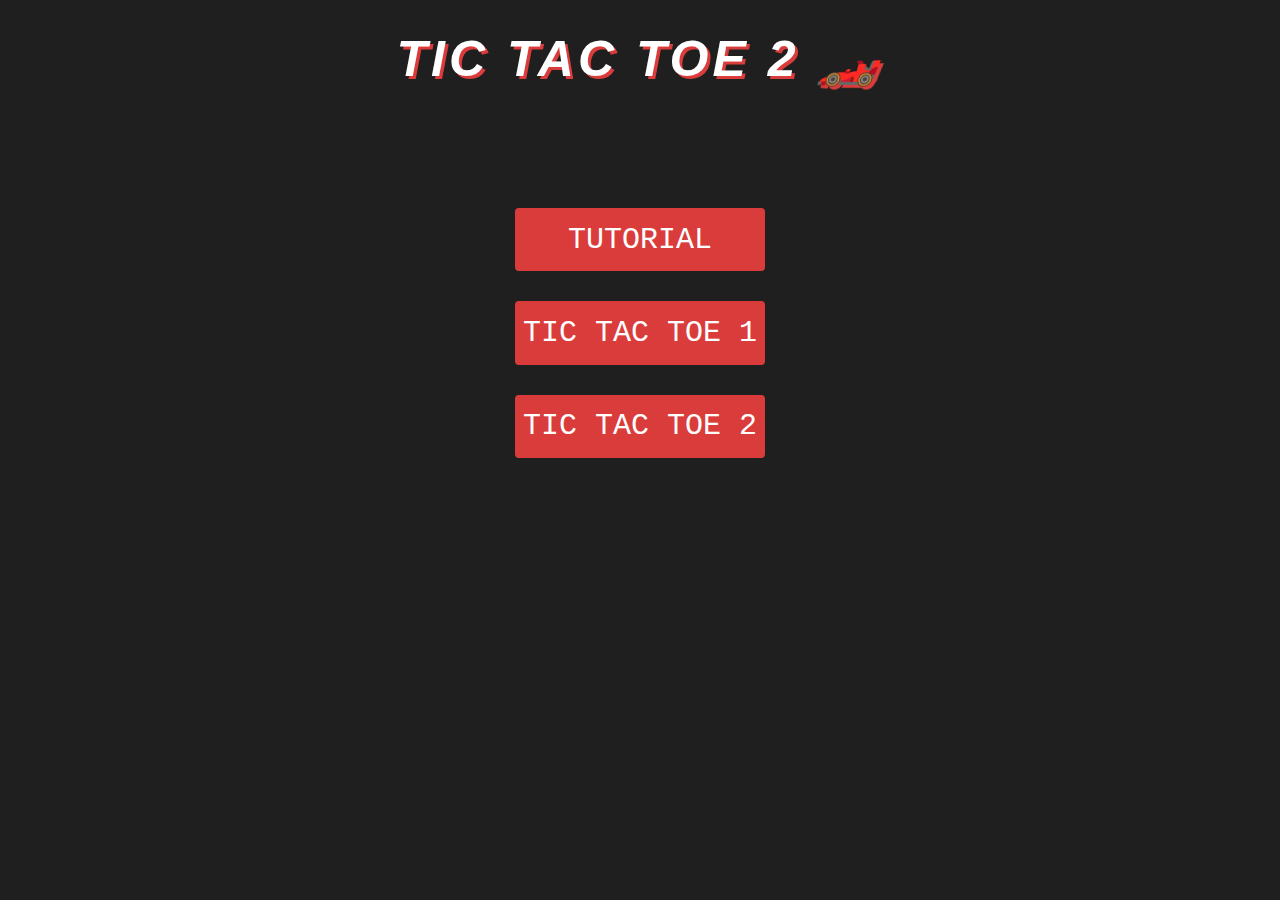
<file: index.html>
<!doctype html>
<html lang="en">
  <head>
    <meta charset="UTF-8" />
    <meta name="viewport" content="width=device-width, initial-scale=1.0" />
    <title>Tic Tac Toe 2 (F1 - Formula 1 )</title>
    <style>
      * {
        box-sizing: border-box;
        margin: 0;
        padding: 0;
        font-family: "Segoe UI", Roboto, Helvetica, Arial, sans-serif;
        background-color: #1f1f1f;
      }

      .title {
        margin-top: 30px;
        text-align: center;
        text-transform: uppercase;
        color: white;
        letter-spacing: 4px;
        font-style: italic;
        font-size: 50px;
        text-shadow: 3px 3px 0px rgb(218, 60, 60); /*EixoX, EixoY, blur(Determina a forma que a sombra vai ficar borrado)*/
      }

      .menuContainer {
        display: flex;
        justify-content: center;
        margin-top: 120px;
      }

      .buttonsContainer {
        gap: 30px;
        flex-direction: column;
        display: flex;
        align-items: center;
        justify-content: center;
        width: 200px;
        height: 250px;
      }

      .buttons {
        font-family: "Courier New", monospace;
        background-color: rgb(218, 60, 60);
        font-size: 30px;
        color: white;
        border-radius: 4px;
        width: 250px;
        height: 180px;
        cursor: pointer;
        text-transform: uppercase;
        border: none;
      }

      .buttons:hover {
        transition: 1;
        font-family: "Courier New", monospace;
        background-color: rgb(246, 0, 0);
        font-size: 30px;
        color: white;
        border-radius: 4px;
        width: 250px;
        height: 180px;
        cursor: pointer;
      }
    </style>
  </head>
  <body>
    <h1 class="title">Tic Tac Toe 2 🏎️</h1>
    <div class="menuContainer">
      <div class="buttonsContainer">
        <button
          onclick="window.location.href = './gameTutorial/index.html'"
          class="buttons"
        >
          Tutorial
        </button>
        <button
          class="buttons"
          onclick="window.location.href = './game1/index.html'"
        >
          Tic Tac Toe 1
        </button>
        <button
          class="buttons"
          onclick="window.location.href = './game2/index.html'"
        >
          Tic Tac Toe 2
        </button>
      </div>
    </div>
  </body>
</html>
</file>
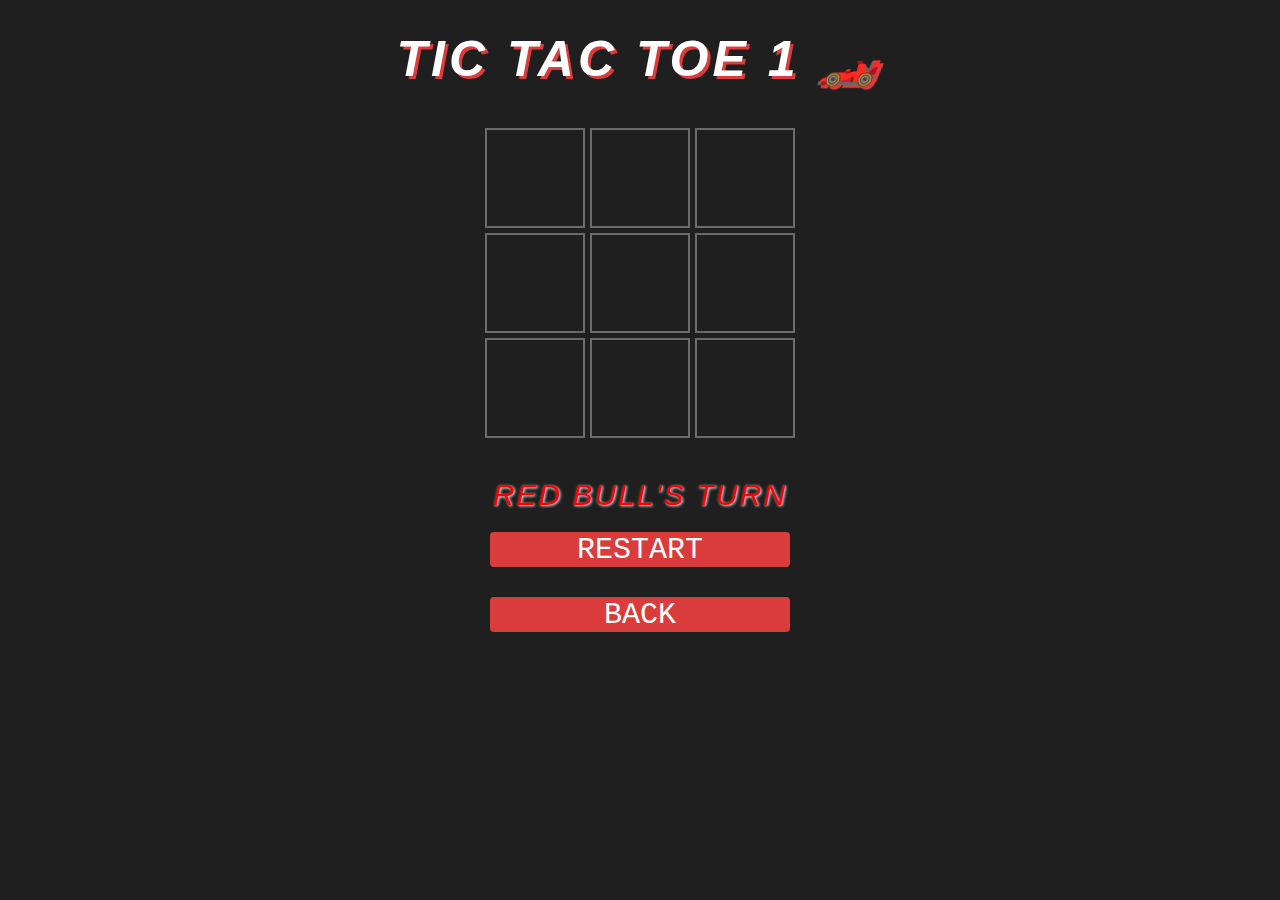
<file: game1/index.html>
<!doctype html>
<html lang="en">
  <head>
    <meta charset="UTF-8" />
    <meta name="viewport" content="width=device-width, initial-scale=1.0" />
    <title>Tic Tac Toe 1</title>
    <link rel="stylesheet" href="./style.css" />
  </head>
  <body>
    <div class="gameContainer">
      <h1 class="title">Tic Tac Toe 1 🏎️</h1>
      <div class="board" , id="board">
        <div class="cell" classIndex="0" data-celula></div>
        <div class="cell" classIndex="1" data-celula></div>
        <div class="cell" classIndex="2" data-celula></div>
        <div class="cell" classIndex="3" data-celula></div>
        <div class="cell" classIndex="4" data-celula></div>
        <div class="cell" classIndex="5" data-celula></div>
        <div class="cell" classIndex="6" data-celula></div>
        <div class="cell" classIndex="7" data-celula></div>
        <div class="cell" classIndex="8" data-celula></div>
      </div>
      <p class="status">Red Bull's turn</p>
      <div class="buttons-menu">
        <button class="buttons" id="restart">Restart</button>
        <button
          onclick="window.location.href = '../index.html'"
          class="buttons"
          id="back"
        >
          Back
        </button>
      </div>
    </div>
    <script src="./index.js"></script>
  </body>
</html>
</file>
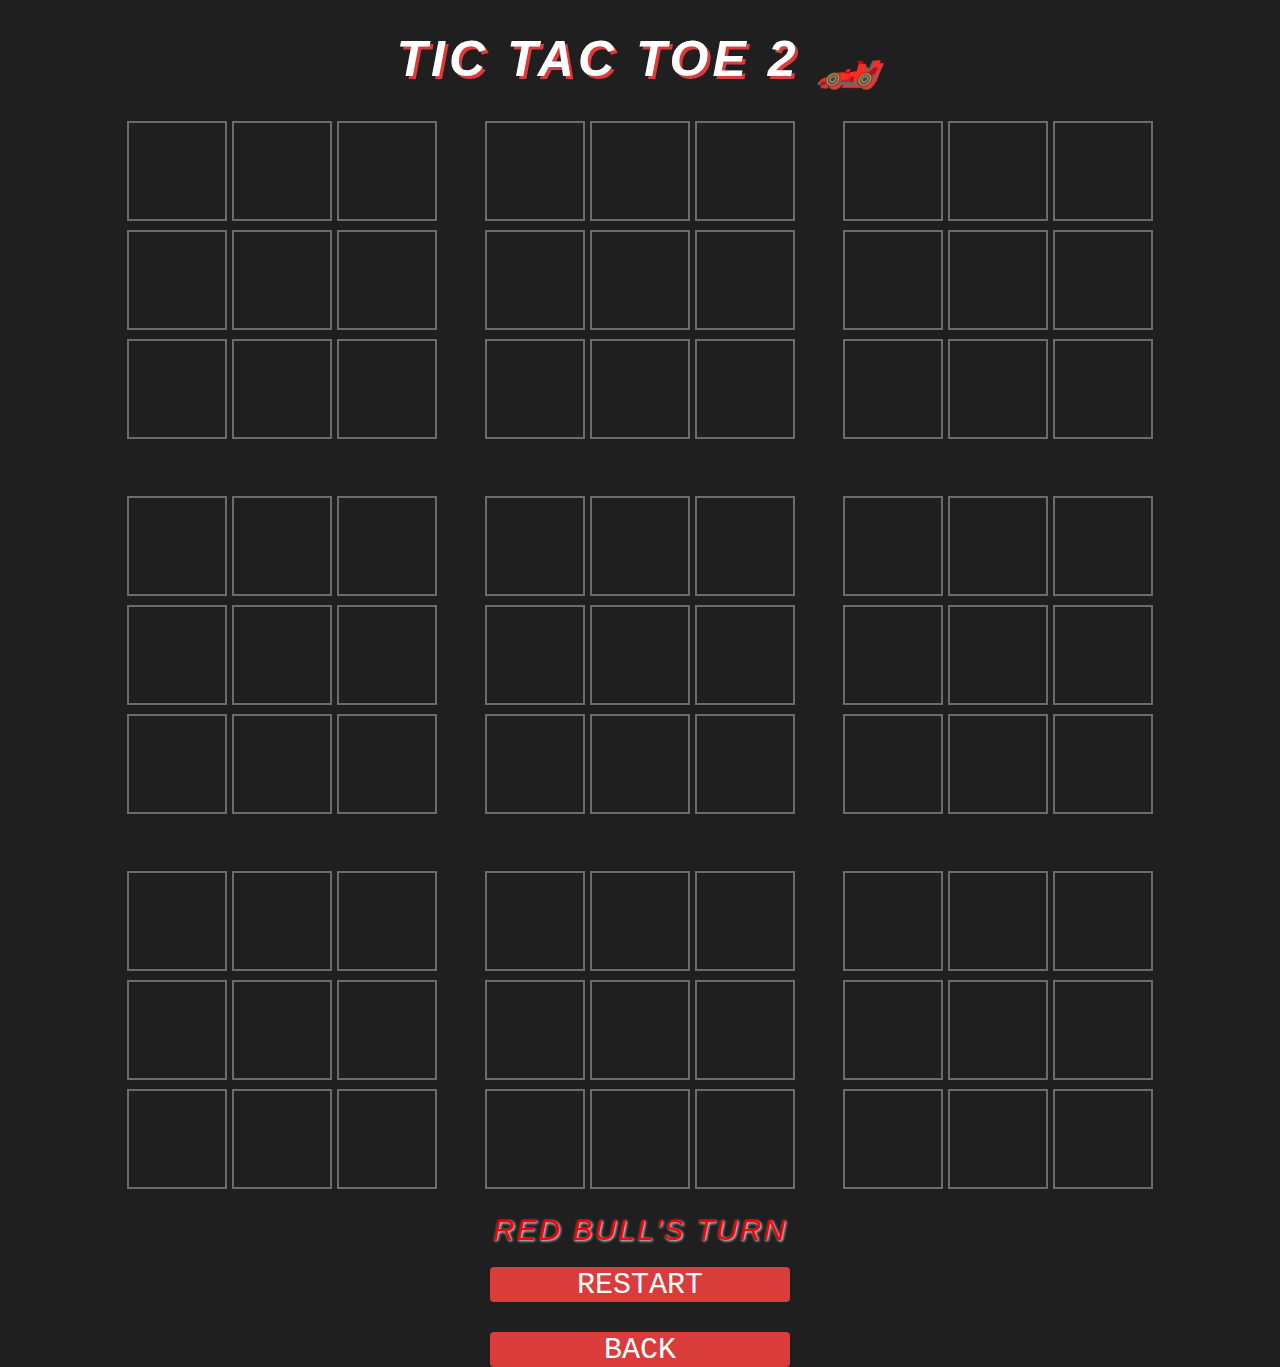
<file: game2/index.html>
<!doctype html>
<html lang="en">
  <head>
    <meta charset="UTF-8" />
    <meta name="viewport" content="width=device-width, initial-scale=1.0" />
    <title>Tic Tac Toe 2</title>
    <link rel="stylesheet" href="./style.css" />
  </head>
  <body>
    <div class="gameContainer">
      <h1 class="title">Tic Tac Toe 2 🏎️</h1>
      <div class="board" id="board">
        <div class="grid-game" gameBoardIndex="0" id="grid-game-0">
          <div class="cell" classIndex="0" data-celula></div>
          <div class="cell" classIndex="1" data-celula></div>
          <div class="cell" classIndex="2" data-celula></div>
          <div class="cell" classIndex="3" data-celula></div>
          <div class="cell" classIndex="4" data-celula></div>
          <div class="cell" classIndex="5" data-celula></div>
          <div class="cell" classIndex="6" data-celula></div>
          <div class="cell" classIndex="7" data-celula></div>
          <div class="cell" classIndex="8" data-celula></div>
        </div>
        <div class="grid-game" gameBoardIndex="1" id="grid-game-1">
          <div class="cell" classIndex="0" data-celula></div>
          <div class="cell" classIndex="1" data-celula></div>
          <div class="cell" classIndex="2" data-celula></div>
          <div class="cell" classIndex="3" data-celula></div>
          <div class="cell" classIndex="4" data-celula></div>
          <div class="cell" classIndex="5" data-celula></div>
          <div class="cell" classIndex="6" data-celula></div>
          <div class="cell" classIndex="7" data-celula></div>
          <div class="cell" classIndex="8" data-celula></div>
        </div>
        <div class="grid-game" gameBoardIndex="2" id="grid-game-2">
          <div class="cell" classIndex="0" data-celula></div>
          <div class="cell" classIndex="1" data-celula></div>
          <div class="cell" classIndex="2" data-celula></div>
          <div class="cell" classIndex="3" data-celula></div>
          <div class="cell" classIndex="4" data-celula></div>
          <div class="cell" classIndex="5" data-celula></div>
          <div class="cell" classIndex="6" data-celula></div>
          <div class="cell" classIndex="7" data-celula></div>
          <div class="cell" classIndex="8" data-celula></div>
        </div>
        <div class="grid-game" gameBoardIndex="3" id="grid-game-3">
          <div class="cell" classIndex="0" data-celula></div>
          <div class="cell" classIndex="1" data-celula></div>
          <div class="cell" classIndex="2" data-celula></div>
          <div class="cell" classIndex="3" data-celula></div>
          <div class="cell" classIndex="4" data-celula></div>
          <div class="cell" classIndex="5" data-celula></div>
          <div class="cell" classIndex="6" data-celula></div>
          <div class="cell" classIndex="7" data-celula></div>
          <div class="cell" classIndex="8" data-celula></div>
        </div>
        <div class="grid-game" gameBoardIndex="4" id="grid-game-4">
          <div class="cell" classIndex="0" data-celula></div>
          <div class="cell" classIndex="1" data-celula></div>
          <div class="cell" classIndex="2" data-celula></div>
          <div class="cell" classIndex="3" data-celula></div>
          <div class="cell" classIndex="4" data-celula></div>
          <div class="cell" classIndex="5" data-celula></div>
          <div class="cell" classIndex="6" data-celula></div>
          <div class="cell" classIndex="7" data-celula></div>
          <div class="cell" classIndex="8" data-celula></div>
        </div>
        <div class="grid-game" gameBoardIndex="5" id="grid-game-5">
          <div class="cell" classIndex="0" data-celula></div>
          <div class="cell" classIndex="1" data-celula></div>
          <div class="cell" classIndex="2" data-celula></div>
          <div class="cell" classIndex="3" data-celula></div>
          <div class="cell" classIndex="4" data-celula></div>
          <div class="cell" classIndex="5" data-celula></div>
          <div class="cell" classIndex="6" data-celula></div>
          <div class="cell" classIndex="7" data-celula></div>
          <div class="cell" classIndex="8" data-celula></div>
        </div>
        <div class="grid-game" gameBoardIndex="6" id="grid-game-6">
          <div class="cell" classIndex="0" data-celula></div>
          <div class="cell" classIndex="1" data-celula></div>
          <div class="cell" classIndex="2" data-celula></div>
          <div class="cell" classIndex="3" data-celula></div>
          <div class="cell" classIndex="4" data-celula></div>
          <div class="cell" classIndex="5" data-celula></div>
          <div class="cell" classIndex="6" data-celula></div>
          <div class="cell" classIndex="7" data-celula></div>
          <div class="cell" classIndex="8" data-celula></div>
        </div>
        <div class="grid-game" gameBoardIndex="7" id="grid-game-7">
          <div class="cell" classIndex="0" data-celula></div>
          <div class="cell" classIndex="1" data-celula></div>
          <div class="cell" classIndex="2" data-celula></div>
          <div class="cell" classIndex="3" data-celula></div>
          <div class="cell" classIndex="4" data-celula></div>
          <div class="cell" classIndex="5" data-celula></div>
          <div class="cell" classIndex="6" data-celula></div>
          <div class="cell" classIndex="7" data-celula></div>
          <div class="cell" classIndex="8" data-celula></div>
        </div>
        <div class="grid-game" gameBoardIndex="8" id="grid-game-8">
          <div class="cell" classIndex="0" data-celula></div>
          <div class="cell" classIndex="1" data-celula></div>
          <div class="cell" classIndex="2" data-celula></div>
          <div class="cell" classIndex="3" data-celula></div>
          <div class="cell" classIndex="4" data-celula></div>
          <div class="cell" classIndex="5" data-celula></div>
          <div class="cell" classIndex="6" data-celula></div>
          <div class="cell" classIndex="7" data-celula></div>
          <div class="cell" classIndex="8" data-celula></div>
        </div>
      </div>
      <p class="status">Red Bull's turn</p>
      <div class="buttons-menu">
        <button class="buttons" id="restart">Restart</button>
        <button
          onclick="window.location.href = '../index.html'"
          class="buttons"
          id="back"
        >
          Back
        </button>
    </div>
    <script src="index.js"></script>
  </body>
</html>
</file>
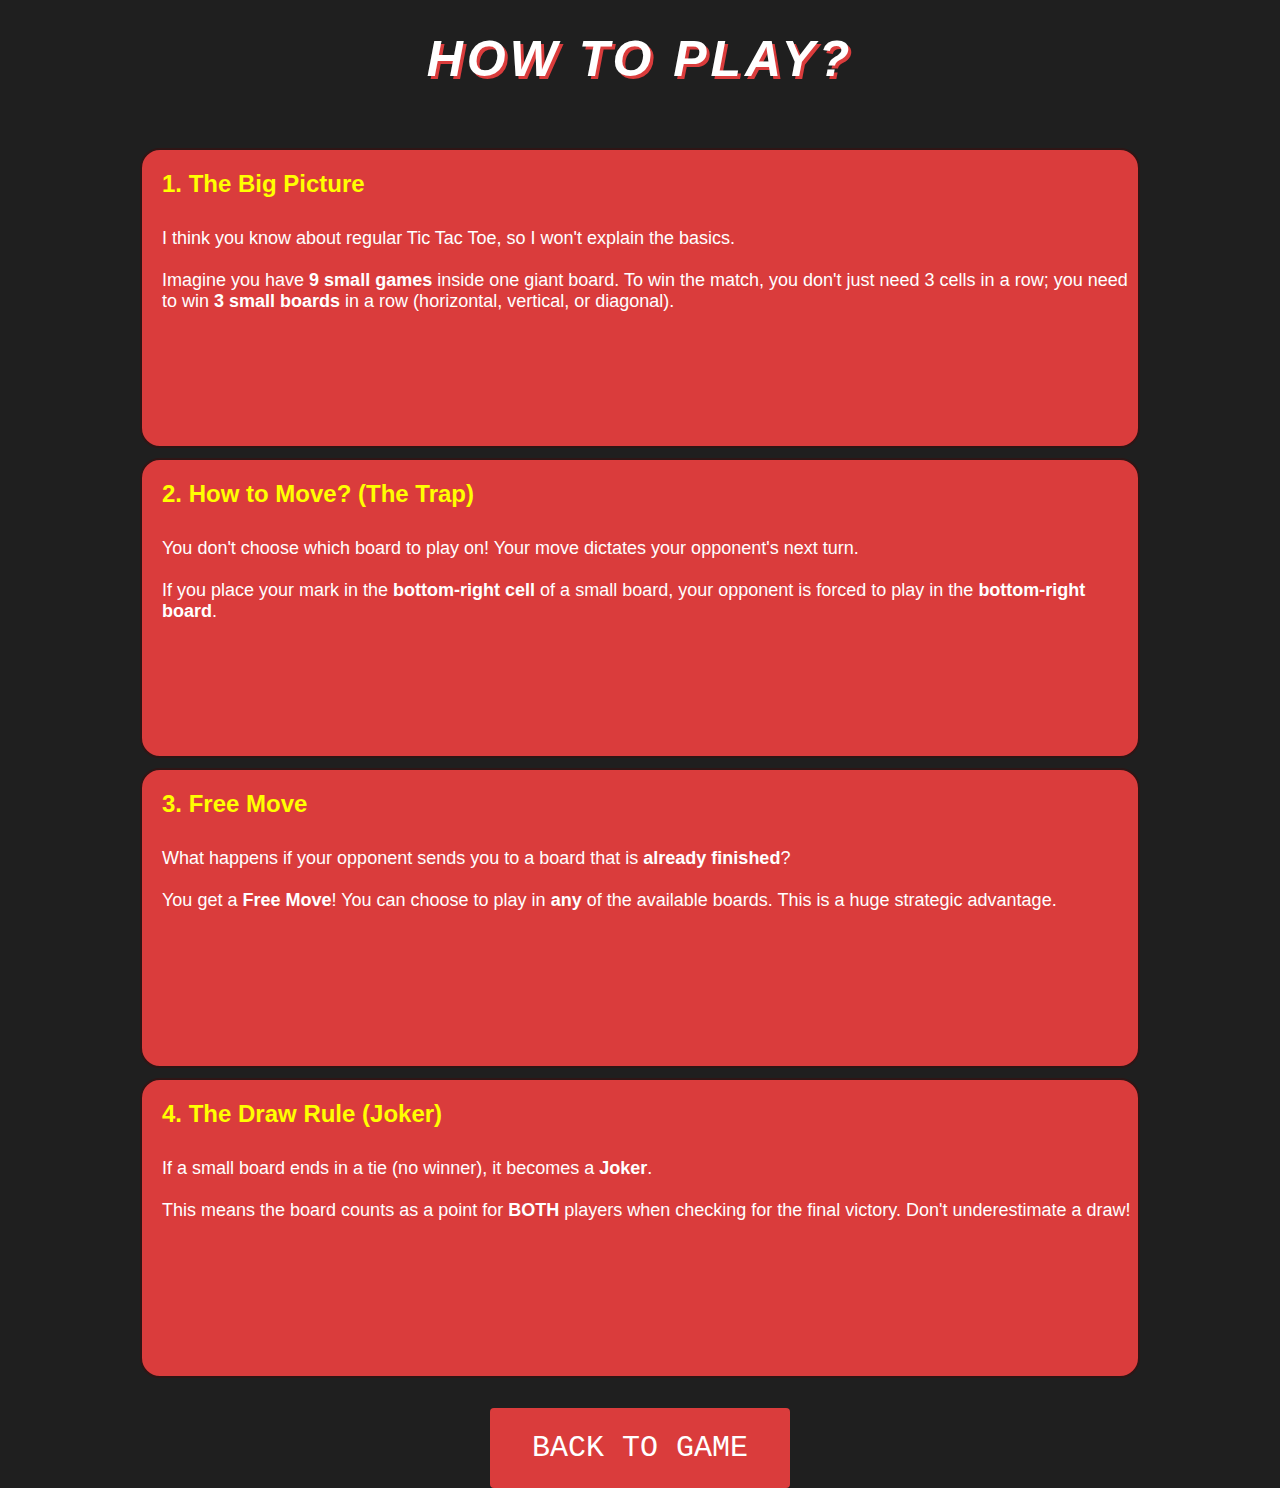
<file: gameTutorial/index.html>
<!doctype html>
<html lang="en">
  <head>
    <meta charset="UTF-8" />
    <meta name="viewport" content="width=device-width, initial-scale=1.0" />
    <title>Tutorial - How to Play</title>
    <link rel="stylesheet" href="./style.css" />
  </head>
  <body>
    <div class="container">
      <h1 class="main-title">How to Play?</h1>

      <div class="content">
        <section>
          <h2>1. The Big Picture</h2>
          <p>
            I think you know about regular Tic Tac Toe, so I won't explain the
            basics.
            <br /><br />
            Imagine you have <strong>9 small games</strong> inside one giant
            board. To win the match, you don't just need 3 cells in a row; you
            need to win <strong>3 small boards</strong> in a row (horizontal,
            vertical, or diagonal).
          </p>
        </section>
      </div>

      <div class="content">
        <section>
          <h2>2. How to Move? (The Trap)</h2>
          <p>
            You don't choose which board to play on! Your move dictates your
            opponent's next turn.
            <br /><br />
            If you place your mark in the <strong>bottom-right cell</strong> of
            a small board, your opponent is forced to play in the
            <strong>bottom-right board</strong>.
          </p>
        </section>
      </div>

      <div class="content">
        <section>
          <h2>3. Free Move</h2>
          <p>
            What happens if your opponent sends you to a board that is
            <strong>already finished</strong>? <br /><br />
            You get a <strong>Free Move</strong>! You can choose to play in
            <strong>any</strong>
            of the available boards. This is a huge strategic advantage.
          </p>
        </section>
      </div>

      <div class="content">
        <section>
          <h2>4. The Draw Rule (Joker)</h2>
          <p>
            If a small board ends in a tie (no winner), it becomes a
            <strong>Joker</strong>. <br /><br />
            This means the board counts as a point for
            <strong>BOTH</strong> players when checking for the final victory.
            Don't underestimate a draw!
          </p>
        </section>
      </div>

      <div class="button">
        <button
          onclick="window.location.href = '../index.html'"
          class="buttons"
        >
          Back to Game
        </button>
      </div>
    </div>
  </body>
</html>
</file>
<file: game1/style.css>
*{
    box-sizing: border-box;
    margin: 0;
    padding: 0;
    font-family: "Segoe UI", Roboto, Helvetica, Arial, sans-serif;
}

body {
  background-color: #1f1f1f;
}

.title {
    margin-top: 30px;
    text-align: center;
    text-transform: uppercase;
    color: white;
    letter-spacing: 4px;
    font-style: italic;
    font-size: 50px;
    text-shadow: 3px 3px 0px rgb(218, 60, 60); /*EixoX, EixoY, blur(Determina a forma que a sombra vai ficar borrado)*/
}

.gameContainer{
    text-align: center;
}

.board{
    display: grid;
    grid-gap: 5px;
    grid-template-columns: repeat(3,auto);
    margin: auto;
    width: 100px;
    justify-content: center;
    margin-bottom: 40px;
    margin-top: 40px;
}

.cell {
  width: 100px;
  height: 100px;
  border: 2px solid #6b6b6b;

}

.cell:hover {
  background-color: #595959;
}

.cell.winner {
  background-color: #aaffaa;
}

.buttons-menu{
    margin: auto;
    gap: 30px;
    flex-direction: column;
    display: flex;
    align-items: center;
    justify-content: center;
    width: 150px;
    height: 100px;
}

.buttons{
    border-bottom: 50px;
    font-family: "Courier New", monospace;
    background-color: rgb(218, 60, 60);
    font-size: 30px;
    color: white;
    border-radius: 4px;
    width: 300px;
    height: 80px;
    cursor: pointer;
    text-transform: uppercase;
    border: none;
}

.buttons:hover {
    transition: 1;
    font-family: "Courier New", monospace;
    background-color: rgb(246, 0, 0);
    font-size: 30px;
    color: white;
    border-radius: 4px;
    width: 300px;
    height: 80px;
    cursor: pointer;
}

.team-icon {
    width: 100% ;
    height: 100%;
    object-fit: contain;
}

.status{
    text-align: center;
    text-transform: uppercase;
    color: red;
    letter-spacing: 2px;
    font-style: italic;
    font-size: 30px;
    text-shadow: 1px 1px 3px rgb(255, 255, 255); 
    margin-bottom: 20px;
}
</file>
<file: game2/style.css>
*{
    box-sizing: border-box;
    margin: 0;
    padding: 0;
    font-family: "Segoe UI", Roboto, Helvetica, Arial, sans-serif;
}

body {
  background-color: #1f1f1f;
}

.title {
    margin-top: 30px;
    text-align: center;
    text-transform: uppercase;
    color: white;
    letter-spacing: 4px;
    font-style: italic;
    font-size: 50px;
    text-shadow: 3px 3px 0px rgb(218, 60, 60); /*EixoX, EixoY, blur(Determina a forma que a sombra vai ficar borrado)*/
}

.gameContainer{
    text-align: center;
}

.board{
    display: grid;
    grid-gap: 20px;
    grid-template-columns: repeat(3,auto);
    margin: auto;
    width: 100px;
    justify-content: center;
    margin-bottom: 10px;
    margin-top: 10px;
}

.grid-game{
    padding: 8px;
    display: grid;
    grid-gap: 5px;
    grid-template-columns: repeat(3,auto);
    margin: auto;
    width: fit-content;
    width: 338px;
    height: 338px;
    justify-content: center;
    margin-bottom: 2px;
    margin-top: 15px;
}

.grid-game.wherePlay{
    border: solid 6px rgb(255, 255, 255);
    animation: pulse 2s infinite;
}

@keyframes pulse {
    0% { border-color: rgb(255, 255, 255); }
    50% { border-color: transparent; } 
    100% { border-color: rgb(255, 255, 255); }
}

.cell{
  width: 100px;
  height: 100px;
  border: 2px solid #6b6b6b;
}

.cell:hover {
  background-color: #595959;
}

.buttons-menu{
    margin: auto;
    gap: 30px;
    flex-direction: column;
    display: flex;
    align-items: center;
    justify-content: center;
    width: 150px;
    height: 100px;
}

.buttons{
    border-bottom: 50px;
    font-family: "Courier New", monospace;
    background-color: rgb(218, 60, 60);
    font-size: 30px;
    color: white;
    border-radius: 4px;
    width: 300px;
    height: 80px;
    cursor: pointer;
    text-transform: uppercase;
    border: none;
}

.buttons:hover {
    transition: 1;
    font-family: "Courier New", monospace;
    background-color: rgb(246, 0, 0);
    font-size: 30px;
    color: white;
    border-radius: 4px;
    width: 300px;
    height: 80px;
    cursor: pointer;
}

.team-icon {
    width: 100% ;
    height: 100%;
    object-fit: contain;
    pointer-events: none;
}

.status{
    text-align: center;
    text-transform: uppercase;
    color: red;
    letter-spacing: 2px;
    font-style: italic;
    font-size: 30px;
    text-shadow: 1px 1px 3px rgb(255, 255, 255); 
    margin-bottom: 20px;
}

.grid-game.board-completed {
    display: flex; 
    justify-content: center;
    align-items: center;
    background-color: rgba(255, 255, 255, 0.1); 
    pointer-events: none; 
}

.big-team-icon {
    width: 100%;  
    height: 100%;
    object-fit: contain;
    animation: popIn 0.3s ease-out;
}

@keyframes popIn {
    0% { transform: scale(0); opacity: 0; }
    80% { transform: scale(1.1); }
    100% { transform: scale(1); opacity: 1; }
}

.grid-game.winner-background {
    background-color: #aaffaa; 
    transition: background-color 0.5s ease;
    border-color: #00cc00; 
}

/* (480px) */
@media (max-width: 480px) {
    
    .title {
        font-size: 28px; 
        margin-top: 15px;
        letter-spacing: 2px;
    }

    .board {
        grid-gap: 10px;
        margin-top: 5px;
        margin-bottom: 50px;
    }

    .grid-game {
        width: 110px; 
        height: 110px;
        padding: 2px;
        grid-gap: 2px; 
        margin-top: 5px;
    }

    .cell {
        width: 32px;
        height: 32px;
        border: 1px solid #6b6b6b;
    }

    .status {
        font-size: 18px; 
        margin-bottom: 10px;
    }

    .buttons-menu {
        width: 100%;
        gap: 15px;
        height: auto;
    }

    .buttons {
        width: 200px; 
        height: 50px;
        font-size: 20px;
    }

    .buttons:hover {
        width: 200px;
        height: 50px;
        font-size: 20px;
    }

    .big-team-icon {
        width: 80%;
        height: 80%;
    }

    .grid-game.wherePlay {
        border-width: 3px;
    }
}


@media (max-width: 360px) {
    .grid-game {
        width: 100px;
        height: 100px;
    }
    .cell {
        width: 28px;
        height: 28px;
    }
}
</file>
<file: gameTutorial/style.css>
*{
    box-sizing: border-box;
    margin: 0;
    padding: 0;
    font-family: "Segoe UI", Roboto, Helvetica, Arial, sans-serif;
}

body {
  background-color: #1f1f1f;
}

p{
    font-size: large;
    color: white;
}

.container{
    display: flex;
    flex-direction: column;
    align-items: center;
}

.main-title{
    margin-top: 30px;
    text-align: center;
    text-transform: uppercase;
    color: white;
    letter-spacing: 4px;
    font-style: italic;
    font-size: 50px;
    text-shadow: 3px 3px 0px rgb(218, 60, 60); /*EixoX, EixoY, blur(Determina a forma que a sombra vai ficar borrado)*/ 
    margin-bottom: 50px;
}

.content{
    padding-top: 20px;
    padding-left: 20px;
    width: 1000px;
    height: 300px;
    border: solid 2px rgb(47, 21, 21);
    background-color: rgb(218, 60, 60);
    margin-top: 10px;
    border-radius: 20px;
}

.content h2 {
    color: yellow;
    padding-bottom: 30px;
}

.buttons{
    margin-top: 30px;
    border-bottom: 50px;
    font-family: "Courier New", monospace;
    background-color: rgb(218, 60, 60);
    font-size: 30px;
    color: white;
    border-radius: 4px;
    width: 300px;
    height: 80px;
    cursor: pointer;
    text-transform: uppercase;
    border: none;
}

.buttons:hover {
    transition: 1;
    font-family: "Courier New", monospace;
    background-color: rgb(246, 0, 0);
    font-size: 30px;
    color: white;
    border-radius: 4px;
    width: 300px;
    height: 80px;
    cursor: pointer;
}

/* ============================================
   CELLPHONES (480px)
   ============================================ */

@media (max-width: 480px) {
    
    .main-title {
        font-size: 28px; 
        letter-spacing: 2px;
        margin-top: 20px; 
        margin-bottom: 20px; 
        padding:  10px; 
    }
    
    .content {
        width: 95%; 
        padding: 15px; 
        min-height: 200px;
        margin-top: 8px;
    }
    
    .content h2 {
        font-size: 30px;
        padding-bottom: 15px;
    }
    
    p{
        font-size: large;
        color: white;
    }

    .buttons {
        width: 90%; 
        max-width: 250px; 
        height: 60px;
        font-size: 22px;
        margin-top: 20px;
    }
    
    .buttons:hover {
        width: 90%;
        max-width: 250px;
        height: 60px;
        font-size: 22px;
    }
}
</file>
